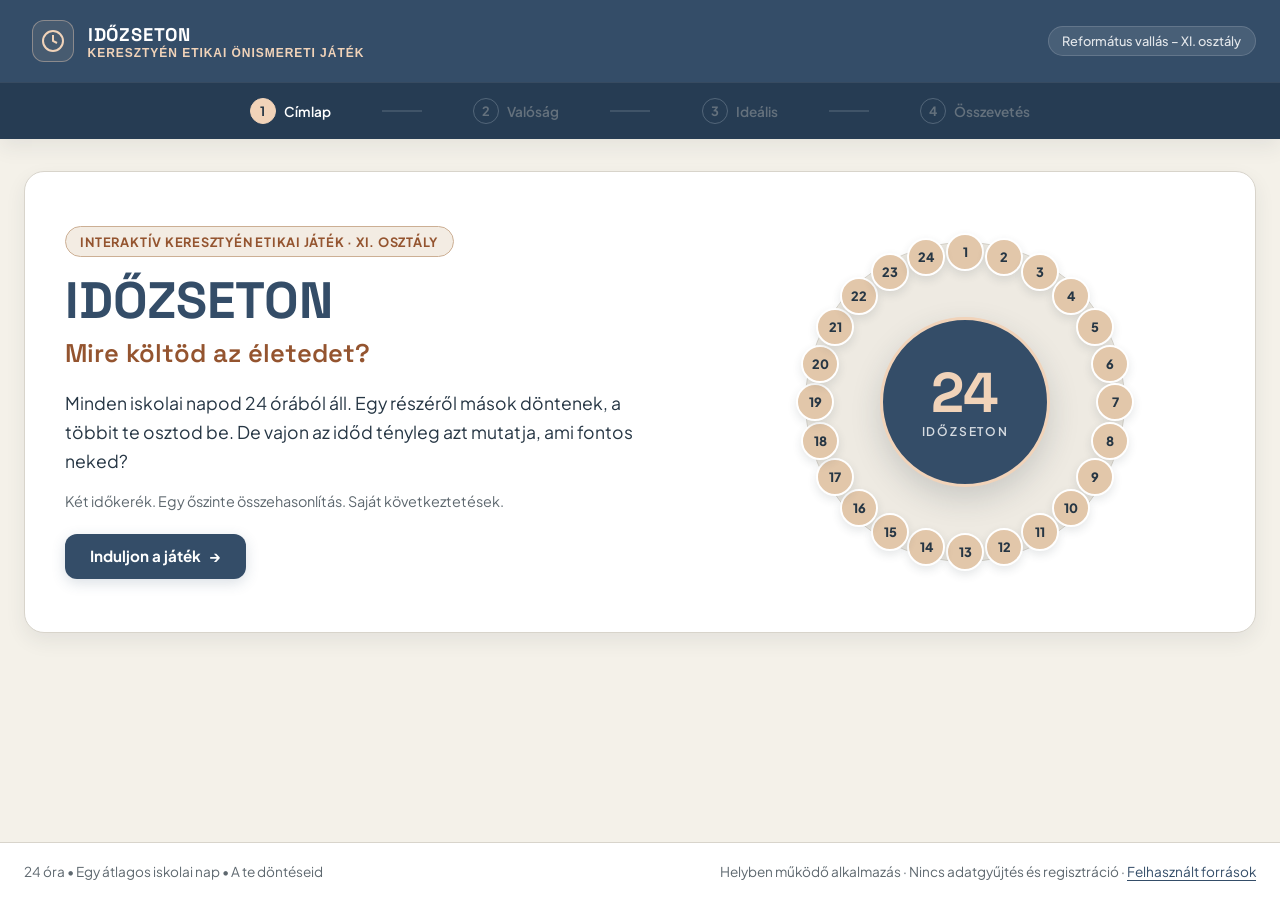
<file: index.html>
<!doctype html>
<html lang="hu">
<head>
  <meta charset="utf-8">
  <meta name="viewport" content="width=device-width, initial-scale=1">
  <meta name="theme-color" content="#344D68">
  <meta name="description" content="Időzseton – Interaktív keresztyén etikai önismereti játék, 24 órával és két időkerékkel XI. osztályos diákoknak.">
  <title>Időzseton – Mire költöd az életedet?</title>

  <!-- Google Fonts -->
  <link rel="preconnect" href="https://fonts.googleapis.com">
  <link rel="preconnect" href="https://fonts.gstatic.com" crossorigin>
  <link href="https://fonts.googleapis.com/css2?family=Plus+Jakarta+Sans:ital,wght@0,400;0,500;0,600;0,700;0,800;1,400&family=Space+Grotesk:wght@500;700&display=swap" rel="stylesheet">

  <!-- Application CSS -->
  <link rel="stylesheet" href="css/styles.css">
</head>
<body>
  <!-- Accessibility Skip Link -->
  <a href="#app" class="skip-link">Ugrás a fő tartalomhoz</a>

  <div class="app-container">
    <!-- Header -->
    <header class="app-header" role="banner">
      <div class="header-inner">
        <button class="logo-area" id="header-logo-btn" data-action="home" aria-label="Időzseton főoldal">
          <div class="logo-icon" aria-hidden="true">
            <svg width="24" height="24" viewBox="0 0 24 24" fill="none" stroke="currentColor" stroke-width="2">
              <circle cx="12" cy="12" r="10"/>
              <polyline points="12 6 12 12 16 14"/>
            </svg>
          </div>
          <div class="logo-text">
            <span class="app-title-header">IDŐZSETON</span>
            <span class="app-subtitle-header">Keresztyén Etikai Önismereti Játék</span>
          </div>
        </button>

        <div class="header-meta">
          <span class="subject-badge">Református vallás – XI. osztály</span>
        </div>
      </div>

      <!-- Steps Navigation -->
      <div class="step-bar-container">
        <nav class="steps-nav" id="steps-nav" aria-label="Játék lépések"></nav>
      </div>
    </header>

    <!-- Main Content Area -->
    <main id="app" class="app-main" aria-live="polite" tabindex="-1"></main>

    <!-- Footer -->
    <footer class="app-footer">
      <div class="footer-inner">
        <span>24 óra • Egy átlagos iskolai nap • A te döntéseid</span>
        <span>Helyben működő alkalmazás · Nincs adatgyűjtés és regisztráció · <a href="sources.html" target="_blank" rel="noopener">Felhasznált források</a></span>
      </div>
    </footer>
  </div>

  <script src="js/result-sheet.js"></script>
  <script src="js/pdf-export.js"></script>
  <script>
    'use strict';

    // 12 Functional Time Categories
    const CATEGORIES = [
      { id: 'school', name: 'Iskola / munkahely', group: 'red', color: '#344D68', symbol: 'I' },
      { id: 'travel', name: 'Utazás', group: 'red', color: '#A45D32', symbol: 'U' },
      { id: 'duty', name: 'Egyéb kötelesség', group: 'red', color: '#4C5F30', symbol: 'K' },
      { id: 'sleep', name: 'Alvás', group: 'green', color: '#795878', symbol: 'A' },
      { id: 'study', name: 'Tanulás', group: 'green', color: '#56748A', symbol: 'T' },
      { id: 'phone', name: 'Telefon / internet', group: 'green', color: '#834525', symbol: 'N' },
      { id: 'family', name: 'Család', group: 'green', color: '#687B42', symbol: 'C' },
      { id: 'friends', name: 'Barátok', group: 'green', color: '#53384F', symbol: 'B' },
      { id: 'sport', name: 'Sport / hobbi', group: 'green', color: '#263C53', symbol: 'S' },
      { id: 'faith', name: 'Hit / elcsendesedés', group: 'green', color: '#A66640', symbol: 'H' },
      { id: 'rest', name: 'Pihenés / szórakozás', group: 'green', color: '#806B31', symbol: 'P' },
      { id: 'other', name: 'Egyéb', group: 'green', color: '#8A6488', symbol: 'E' }
    ];

    const categoryMap = Object.fromEntries(CATEGORIES.map(x => [x.id, x]));

    // Global State
    const state = {
      page: 0,
      reached: 0,
      selected: 'school',
      unlockRed: false,
      real: Array.from({ length: 24 }, (_, id) => ({ id, cat: null, source: null, origin: null })),
      ideal: null,
      notice: '',
      commitment: ''
    };

    const $ = id => document.getElementById(id);

    function escapeHtml(str) {
      if (!str) return '';
      return String(str).replace(/[&<>"']/g, c => ({
        '&': '&amp;',
        '<': '&lt;',
        '>': '&gt;',
        '"': '&quot;',
        "'": '&#39;'
      }[c]));
    }

    const tokens = () => (state.page === 2 ? state.ideal : state.real);
    const count = (list, id) => list.filter(t => t.cat === id).length;
    const countFree = list => list.filter(t => !t.cat).length;

    // A comparison and its export are valid only when BOTH days contain 24 assigned hours.
    function hasCompleteDay(list) {
      return Array.isArray(list) && list.length === 24 &&
             Array.from(list).every(t => t && typeof t.cat === 'string' &&
               Object.prototype.hasOwnProperty.call(categoryMap, t.cat));
    }

    function hasCompleteDays() {
      return hasCompleteDay(state.real) && hasCompleteDay(state.ideal);
    }

    function requireCompleteDays() {
      if (hasCompleteDays()) return true;

      // If no ideal plan exists, the real-day step must be completed first.
      const needsRealStep = !hasCompleteDay(state.real) || !Array.isArray(state.ideal);
      state.page = needsRealStep ? 1 : 2;
      state.selected = needsRealStep ? 'school' : 'sleep';
      state.notice = 'Az összehasonlításhoz és a letöltéshez mindkét nap mind a 24 óráját ki kell osztanod.';
      render();
      window.scrollTo({ top: 0, behavior: 'smooth' });
      return false;
    }

    const stolen = list => list.filter(t => t.source === 'red' && t.cat && categoryMap[t.cat].group === 'green').length;

    function prepareIdeal() {
      state.ideal = state.real.map(t => ({
        id: t.id,
        cat: categoryMap[t.cat].group === 'red' ? t.cat : null,
        source: categoryMap[t.cat].group,
        origin: t.cat
      }));
      state.unlockRed = false;
      state.selected = 'sleep';
    }

    function invalidateIdeal() {
      if (state.page === 1 && state.ideal) {
        state.ideal = null;
        state.reached = 1;
      }
    }

    function addToken(id) {
      const cat = categoryMap[id];
      const list = tokens();
      if (!cat) return;

      if (state.page === 2 && cat.group === 'red' && !state.unlockRed) {
        state.notice = 'A piros idő alapból kötött. Előbb kapcsold be a módosítást.';
        render();
        return;
      }

      const free = list.filter(t => !t.cat);
      if (!free.length) {
        state.notice = 'Minden időzsetont kiosztottál. Ha módosítanál, előbb vegyél vissza egyet.';
        render();
        return;
      }

      let pick = state.page === 2 ? free.find(t => t.source === cat.group) || free[0] : free[0];
      pick.cat = id;
      invalidateIdeal();
      state.notice = '';
      render();
    }

    function removeToken(id, tokenId = null) {
      const cat = categoryMap[id];
      const list = tokens();
      if (!cat) return;

      if (state.page === 2 && cat.group === 'red' && !state.unlockRed) {
        state.notice = 'A piros idő rögzített. A módosításhoz előbb oldd fel.';
        render();
        return;
      }

      const matches = list.filter(t => t.cat === id);
      let pick = tokenId === null ? matches[matches.length - 1] : matches.find(t => t.id === tokenId);
      if (!pick) return;

      pick.cat = null;
      invalidateIdeal();
      state.notice = '';
      render();
    }

    function setPage(page) {
      if (page > state.reached) return;
      if (page === 3 && !requireCompleteDays()) return;
      state.page = page;
      state.selected = page === 2 ? 'sleep' : 'school';
      state.notice = '';
      render();
      window.scrollTo({ top: 0, behavior: 'smooth' });
    }

    function advance(page) {
      if (page === 3 && !requireCompleteDays()) return;
      state.reached = Math.max(state.reached, page);
      setPage(page);
    }

    function renderStepsNav() {
      const labels = ['Címlap', 'Valóság', 'Ideális', 'Összevetés'];
      const nav = $('steps-nav');
      if (!nav) return;

      nav.innerHTML = labels.map((label, i) => {
        const isActive = state.page === i;
        const isDone = i < state.reached;
        const isDisabled = i > state.reached || (i === 3 && !hasCompleteDays());
        return `
          ${i > 0 ? `<div class="step-divider ${i <= state.reached ? 'active' : ''}"></div>` : ''}
          <button class="step-item ${isActive ? 'active' : ''} ${isDone ? 'done' : ''}"
                  data-page="${i}"
                  ${isDisabled ? 'disabled' : ''}
                  aria-label="${i + 1}. lépés: ${label}"
                  ${isActive ? 'aria-current="step"' : ''}>
            <span class="step-badge">${i + 1}</span>
            <span class="step-label">${label}</span>
          </button>
        `;
      }).join('');
    }

    function arcPath(cx, cy, rIn, rOut, angleStart, angleEnd) {
      const p = (r, a) => ({
        x: cx + r * Math.cos(a * Math.PI / 180),
        y: cy + r * Math.sin(a * Math.PI / 180)
      });
      const a = p(rOut, angleStart);
      const b = p(rOut, angleEnd);
      const c = p(rIn, angleEnd);
      const d = p(rIn, angleStart);
      return `M ${a.x.toFixed(3)} ${a.y.toFixed(3)} A ${rOut} ${rOut} 0 0 1 ${b.x.toFixed(3)} ${b.y.toFixed(3)} L ${c.x.toFixed(3)} ${c.y.toFixed(3)} A ${rIn} ${rIn} 0 0 0 ${d.x.toFixed(3)} ${d.y.toFixed(3)} Z`;
    }

    function wheelSvg(list, description) {
      const ordered = [...CATEGORIES.flatMap(c => list.filter(t => t.cat === c.id)), ...list.filter(t => !t.cat)];
      let paths = ordered.map((t, i) => {
        let a = -90 + i * 15, b = a + 15;
        let isStolen = t.source === 'red' && t.cat && categoryMap[t.cat].group === 'green';
        let fill = t.cat ? categoryMap[t.cat].color : 'var(--color-empty-token)';
        let label = t.cat ? `${categoryMap[t.cat].name} – ${isStolen ? 'kötött időből átcsoportosítva' : '1 óra'}` : 'Még nincs kiosztva';
        return `
          <g class="wheel-slice ${t.cat ? 'group-' + categoryMap[t.cat].group : ''}">
            <title>${escapeHtml(label)}</title>
            <path class="wheel-segment" d="${arcPath(170, 170, 70, 148, a, b)}" fill="${fill}"/>
            ${t.cat && categoryMap[t.cat].group === 'red' ? `<path class="wheel-bound-mark" d="${arcPath(170, 170, 137, 146, a + 1.2, b - 1.2)}"/>` : ''}
            ${isStolen ? `<path class="wheel-stolen-mark" d="${arcPath(170, 170, 133, 146, a + 1.2, b - 1.2)}"/>` : ''}
            <text class="wheel-hour ${t.cat ? 'assigned' : ''}"
                  x="${(170 + (t.cat ? 88 : 109) * Math.cos((a + b) / 2 * Math.PI / 180)).toFixed(2)}"
                  y="${(173 + (t.cat ? 88 : 109) * Math.sin((a + b) / 2 * Math.PI / 180)).toFixed(2)}"
                  text-anchor="middle">${i + 1}</text>
            ${t.cat ? `<text class="wheel-letter" aria-hidden="true"
                  x="${(170 + 116 * Math.cos((a + b) / 2 * Math.PI / 180)).toFixed(2)}"
                  y="${(174 + 116 * Math.sin((a + b) / 2 * Math.PI / 180)).toFixed(2)}"
                  text-anchor="middle">${categoryMap[t.cat].symbol}</text>` : ''}
          </g>
        `;
      }).join('');
      let used = 24 - countFree(list);
      return `
        <svg viewBox="0 0 340 340" role="img" aria-label="${escapeHtml(description)}. ${used} a 24 órából kiosztva.">
          <circle cx="170" cy="170" r="153" fill="none" stroke="var(--color-border)" stroke-width="1"/>
          ${paths}
          <circle cx="170" cy="170" r="66" fill="var(--color-header-bg)" stroke="var(--color-header-sub)" stroke-width="2"/>
          <text x="170" y="164" text-anchor="middle" font-family="'Space Grotesk', sans-serif" font-size="46" font-weight="700" fill="var(--color-header-sub)">24</text>
          <text x="170" y="188" text-anchor="middle" font-size="11" letter-spacing="2" font-weight="700" fill="#FFFFFF">ÓRA</text>
        </svg>
      `;
    }

    function introCoins() {
      return Array.from({ length: 24 }, (_, i) => {
        const a = (i * 15 - 90) * Math.PI / 180;
        const x = Math.cos(a) * 150;
        const y = Math.sin(a) * 150;
        return `<div class="hero-orbit-coin" style="--x:${x.toFixed(2)}px;--y:${y.toFixed(2)}px">${i + 1}</div>`;
      }).join('');
    }

    function renderIntro() {
      return `
        <section class="hero-card">
          <div class="hero-text-content">
            <span class="hero-badge">Interaktív keresztyén etikai játék · XI. osztály</span>
            <h1 class="hero-title">IDŐZSETON</h1>
            <h2 class="hero-subtitle">Mire költöd az életedet?</h2>
            <p class="hero-lead">Minden iskolai napod 24 órából áll. Egy részéről mások döntenek, a többit te osztod be. De vajon az időd tényleg azt mutatja, ami fontos neked?</p>
            <p class="hero-subtext">Két időkerék. Egy őszinte összehasonlítás. Saját következtetések.</p>
            <div class="actions-row">
              <button class="btn btn-primary" data-action="start">
                Induljon a játék <span aria-hidden="true">→</span>
              </button>
            </div>
          </div>
          <div class="hero-visual-container">
            <div class="hero-halo"></div>
            ${introCoins()}
            <div class="hero-center-badge">
              <span class="num">24</span>
              <span class="lbl">Időzseton</span>
            </div>
          </div>
        </section>
      `;
    }

    function categoryRow(c, list) {
      let n = count(list, c.id);
      let locked = state.page === 2 && c.group === 'red' && !state.unlockRed;
      return `
        <div class="cat-card ${state.selected === c.id ? 'selected' : ''} ${locked ? 'locked' : ''}">
          <button class="cat-select-btn" data-select="${c.id}" aria-pressed="${state.selected === c.id}" title="${escapeHtml(c.name)} kiválasztása">
            <span class="cat-swatch group-${c.group}" style="--color:${c.color}" aria-hidden="true">${c.symbol}</span>
            <span class="cat-name-text">${escapeHtml(c.name)}</span>
          </button>
          <div class="cat-controls">
            <button class="btn-counter" data-dec="${c.id}" ${locked || n === 0 ? 'disabled' : ''} aria-label="${escapeHtml(c.name)}: egy óra elvétele">−</button>
            <span class="counter-num">${n}</span>
            <button class="btn-counter" data-inc="${c.id}" ${locked || countFree(list) === 0 ? 'disabled' : ''} aria-label="${escapeHtml(c.name)}: egy óra hozzáadása">+</button>
          </div>
        </div>
      `;
    }

    function coinGrid(list) {
      return list.map((t, i) => {
        let cat = t.cat ? categoryMap[t.cat] : null;
        let ss = t.source === 'red' && cat && cat.group === 'green';
        let locked = state.page === 2 && cat && cat.group === 'red' && !state.unlockRed;
        return `
          <button class="coin-btn ${cat ? 'assigned group-' + cat.group : ''} ${ss ? 'stolen' : ''} ${locked ? 'locked' : ''}"
                  data-token="${i}"
                  style="--c:${cat ? cat.color : 'var(--color-empty-token)'}"
                  title="${cat ? escapeHtml(cat.name) + (ss ? ' – kötött időből' : '') : 'Szabad időzseton – add a kiválasztott kategóriához'}"
                  aria-label="${i + 1}. zseton: ${cat ? escapeHtml(cat.name) : 'szabad'}${ss ? ', eredetileg kötött idő' : ''}">
            ${cat ? cat.symbol : i + 1}
          </button>
        `;
      }).join('');
    }

    function legend(list) {
      return CATEGORIES.filter(c => count(list, c.id) > 0).map(c => `
        <div class="legend-row">
          <span class="legend-left">
            <span class="cat-swatch group-${c.group}" style="--color:${c.color}" aria-hidden="true">${c.symbol}</span>
            ${escapeHtml(c.name)}
          </span>
          <strong>${count(list, c.id)} ó</strong>
        </div>
      `).join('');
    }

    function renderWorkbench() {
      let ideal = state.page === 2;
      let list = tokens();
      let free = countFree(list);
      let used = 24 - free;
      let st = ideal ? stolen(list) : 0;

      const title = ideal ? 'Az én ideális iskolai napom' : 'A valóság – így telik egy iskolai napom';
      const subtitle = ideal
        ? 'A piros, kötött időt áthoztuk a valós napodból. A zöld időt szabadon újratervezheted; szükség esetén a piros is feloldható.'
        : 'Gondolj egy átlagos tanítási napra! Nem hétvégére vagy szünetre. Előbb a kötött időt, majd a többi órát oszd be a valós szokásaid szerint.';

      let lockBox = ideal ? `
        <div class="lockbar-card">
          <div>
            <strong>🔒 Kötött idő átvéve</strong>
            <p>A piros zsetonok alapból rögzítve vannak, de módosíthatók.</p>
          </div>
          <label class="toggle-switch">
            <input id="unlock" type="checkbox" ${state.unlockRed ? 'checked' : ''}> Feloldom
          </label>
        </div>
        ${state.unlockRed ? `
          <div class="pastel-card warning">
            <div class="eyebrow-mini">Módszertani jelzés</div>
            <p>A pirosból a zöld kategóriákba kerülő zsetonokat a játék „lopott időként” külön jelöli. A „lopott idő” a játék szemléltető elnevezése; nem automatikus erkölcsi ítélet.</p>
          </div>
        ` : ''}
      ` : '';

      let notice = state.notice ? `
        <div class="pastel-card warning" role="status">
          <p>${escapeHtml(state.notice)}</p>
        </div>
      ` : '';

      return `
        <section>
          <div class="screen-header">
            <div>
              <div class="screen-eyebrow">${ideal ? 'Második időkerék' : 'Első időkerék'}</div>
              <h1 class="screen-title">${title}</h1>
              <p class="screen-subtitle">${subtitle}</p>
            </div>
            <div class="stage-badge">${ideal ? 'Újratervezés' : 'Valóság'} · 24 óra</div>
          </div>

          <div class="workbench-grid">
            <div class="panel-card">
              <h2 class="panel-title">Oszd ki a zsetonokat!</h2>
              <p class="panel-desc">Válassz kategóriát, majd nyomj + jelet vagy egy szabad zsetont.</p>

              <div class="budget-box ${free === 0 ? 'complete' : 'warning'}">
                <span class="budget-num">${free}</span>
                <div class="budget-info">
                  <strong>${free === 0 ? 'Minden óra a helyére került' : 'Még kiosztható zseton'}</strong>
                  <span>${used}/24 zseton kiosztva · minden zseton egy óra</span>
                </div>
              </div>

              ${lockBox}

              <div class="cat-group-label red-group">
                <span>🔴 Piros · Kötött idő</span>
              </div>
              <div class="category-grid">
                ${CATEGORIES.filter(c => c.group === 'red').map(c => categoryRow(c, list)).join('')}
              </div>

              <div class="cat-group-label green-group">
                <span>🟢 Zöld · Beosztható idő</span>
              </div>
              <div class="category-grid">
                ${CATEGORIES.filter(c => c.group === 'green').map(c => categoryRow(c, list)).join('')}
              </div>

              <p class="source-citation" style="margin-top:1rem;">A zöld szín nem azt jelenti, hogy a tevékenység elhagyható: az alvás például alapvető szükséglet. A szín azt mutatja, mekkora mozgástered van az időtartam megválasztásában.</p>

              ${notice}

              <div class="actions-row">
                <button class="btn btn-secondary" data-action="back">← Vissza</button>
                <button class="btn btn-primary" data-action="finish" ${free ? 'disabled' : ''}>
                  ${ideal ? 'Kérek összehasonlítást' : 'Elkészült az időkerékem'} <span aria-hidden="true">→</span>
                </button>
              </div>
            </div>

            <aside class="panel-card sticky-panel">
              <div class="screen-eyebrow">${ideal ? 'Ideális időkerék' : 'Valós időkerék'}</div>
              <h2 class="panel-title">24 szelet · 24 óra</h2>
              <div class="wheel-holder">
                ${wheelSvg(list, ideal ? 'Ideális időkerék' : 'Valós időkerék')}
              </div>
              <p style="text-align:center; font-size:0.85rem; color:var(--color-text-muted);">
                ${free ? `${free} üres szelet vár még egy zsetonra` : 'Készen van a 24 szeletes időkerék!'}
              </p>

              <div class="cat-group-label" style="border:none; margin-top:1rem;">A 24 zsetonod</div>
              <p style="font-size:0.8rem; color:var(--color-text-muted); margin-bottom:0.5rem;">Kattints egy arany zsetonra: a kijelölt kategóriába kerül. A kitöltöttekre kattintva visszaveheted őket.</p>
              <div class="coin-grid">${coinGrid(list)}</div>

              ${ideal && st ? `
                <div class="pastel-card warning" style="margin-top:0.85rem;">
                  <strong>${st} „lopott” zseton</strong>
                  <p style="font-size:0.82rem; margin-top:0.2rem;">Ennyi eredetileg piros órát osztottál át zöld tevékenységre. Ezeket piros szegély jelöli.</p>
                </div>
              ` : ''}

              <div class="cat-group-label" style="border:none; margin-top:1rem;">Jelmagyarázat</div>
              <div class="legend-grid">
                ${legend(list) || '<p class="source-citation">Még nincs kiosztott idő.</p>'}
              </div>
              <div class="source-citation group-key" style="margin-top:0.85rem; border-top:1px solid var(--color-border); padding-top:0.5rem;">
                <span><i class="group-key-mark bound" aria-hidden="true"></i>Piros = kötött idő</span> ·
                <span><i class="group-key-mark free" aria-hidden="true"></i>Zöld = beosztható idő</span> ·
                <span><i class="group-key-mark transferred" aria-hidden="true"></i>Piros szegélyű zöld = kötött időből átcsoportosítva.</span>
              </div>
            </aside>
          </div>
        </section>
      `;
    }

    function diffText(d) {
      return d > 0 ? `+${d} ó` : d < 0 ? `${d} ó` : '–';
    }

    function comparisonRows() {
      return CATEGORIES.map(c => {
        let a = count(state.real, c.id);
        let b = count(state.ideal, c.id);
        let delta = b - a;
        return `
          <div class="comparison-row">
            <div class="comp-name">
              <span class="cat-swatch group-${c.group}" style="--color:${c.color}" aria-hidden="true">${c.symbol}</span>
              ${escapeHtml(c.name)}
            </div>
            <div class="comp-bars">
              <div class="bar-track-row">
                <span>Most</span>
                <div class="bar-track-bg">
                  <div class="bar-fill-elem" style="width:${100 * a / 12}%; --c:${c.color}"></div>
                </div>
              </div>
              <div class="bar-track-row">
                <span>Terv</span>
                <div class="bar-track-bg">
                  <div class="bar-fill-elem ideal-fill" style="width:${100 * b / 12}%; --c:${c.color}"></div>
                </div>
              </div>
            </div>
            <div class="comp-delta ${delta > 0 ? 'plus' : delta < 0 ? 'minus' : ''}">${diffText(delta)}</div>
          </div>
        `;
      }).join('');
    }

    // Exact biblical and ethical reflections from main branch index.html
    function getInsights() {
      const real = state.real, ideal = state.ideal, items = [];
      const d = id => count(ideal, id) - count(real, id);
      const st = stolen(ideal);

      if (st > 0) {
        items.push({
          type: 'guidance',
          tag: 'Szabadság és felelősség',
          title: `${st} kötött órát más célra fordítanál`,
          verse: 'Ef 5,15–16 · 1Kor 10,23–24',
          body: 'Ezek a zsetonok a valóságban kötelezettséghez tartoztak. Az átcsoportosítás oka számít: egy valóban megváltozott helyzet nem ugyanaz, mint egy vállalt feladat elkerülése. Kit érintene a döntésed, és milyen következményekkel járhatna?',
          question: 'Ha ezt a változtatást holnap megtennéd, kivel kellene előbb egyeztetned?',
          source: 'XI. református tanterv, 10. és 18. PDF-old.; Napjaink etikai kihívásai, 18–19. o.'
        });
      }

      if (d('sleep') > 0) {
        items.push({
          type: 'verse',
          tag: 'Pihenés és feltöltődés',
          title: `${d('sleep')} órával több alvást tervezel`,
          verse: '2Móz 20,8–11 · Mk 2,27',
          body: 'Az alvást a tankönyv a passzív rekreáció példájaként említi. A munka és a pihenés egészséges váltakozása fontos; a pihenés nem pusztán a megmaradó idő kitöltése.',
          question: 'Melyik jelenlegi elfoglaltságodból tudnád ezt az időt reálisan felszabadítani?',
          source: 'Napjaink etikai kihívásai, 15. és 17–18. o.'
        });
      } else if (d('sleep') < 0) {
        items.push({
          type: 'verse',
          tag: 'A pihenés helye',
          title: `${Math.abs(d('sleep'))} órával kevesebb alvást tervezel`,
          verse: '2Móz 20,8–11 · Mk 2,27',
          body: 'Az alvás idejét szabadabban osztod be, de a pihenés alapvető emberi szükséglet. A tankönyv hangsúlyozza, hogy a tartós pihenéshiány kimerüléshez vezethet. A játék nem szab meg „helyes” alvásóraszámot.',
          question: 'A felszabadított idő nyeresége arányban állhat azzal, amit a pihenésből elveszel?',
          source: 'Napjaink etikai kihívásai, 15., 17–18. o.'
        });
      }

      if (d('phone') !== 0) {
        items.push({
          type: 'reflection',
          tag: 'Digitális szokások és önuralom',
          title: d('phone') < 0 ? `${Math.abs(d('phone'))} órával kevesebb képernyőidőt választanál` : `${d('phone')} órával több képernyőidőt választanál`,
          verse: '1Kor 6,12',
          body: 'A digitális eszközök tanulásra, kapcsolattartásra és szórakozásra is szolgálnak. A hosszú képernyőidő önmagában nem bizonyít függőséget; a cél, a következmények és az önkontroll a lényeg. A „Csak még öt perc!” történet azt mutatja meg, hogyan szoríthatja háttérbe a késő esti görgetés az alvást.',
          question: 'Te választod meg, mikor fejezed be, vagy nehéz abbahagyni?',
          source: 'Keresztyén etika a digitális világban – LIVRESQ-forrásanyag, 2–3. PDF-old.; Digitális Lelkiismeret, 33–37. PDF-old.'
        });
      }

      if (d('family') !== 0 || d('friends') !== 0) {
        items.push({
          type: 'verse',
          tag: 'Kapcsolatok és felebaráti felelősség',
          title: (d('family') + d('friends')) > 0 ? 'Több időt szánnál a kapcsolataidra' : 'A kapcsolatokra szánt idődet is átrendeznéd',
          verse: '1Kor 10,23–24 · Mt 22,39',
          body: 'A keresztyén szabadság nemcsak azt vizsgálja, nekem mi jó, hanem a másik ember javát is. A tankönyv a stabil emberi kapcsolatokat az egészséges életmód részeként említi. Az óraszám önmagában nem mutatja meg egy kapcsolat minőségét.',
          question: 'Ki az, akire szeretnél tudatosabban figyelni a következő iskolai napon?',
          source: 'Napjaink etikai kihívásai, 19. o.; XI. református tanterv, 17–18. PDF-old.'
        });
      }

      if (d('rest') !== 0 || d('sport') !== 0) {
        items.push({
          type: 'guidance',
          tag: 'Rekreáció és kiegyensúlyozottság',
          title: 'Más arányban osztanád be a kikapcsolódást',
          verse: '2Móz 20,8–11 · Mk 2,27',
          body: 'A rekreációnak több formája van: mozgás, játék, művelődés, kikapcsolódás és nyugalom. A tankönyv szerint az a fontos, hogy valóban feltöltsön, és ne ártson neked vagy másoknak.',
          question: 'Az általad választott időtöltés után inkább feltöltődsz, vagy még fáradtabbnak érzed magad?',
          source: 'Napjaink etikai kihívásai, 14–19. o.; Napjaink etikai kihívásai – Tanári segédanyag, 6. PDF-old.'
        });
      }

      if (d('study') !== 0) {
        items.push({
          type: 'verse',
          tag: 'Tanulás és a tevékenységek egyensúlya',
          title: d('study') > 0 ? `${d('study')} órával több tanulást tervezel` : `${Math.abs(d('study'))} órával kevesebb tanulást tervezel`,
          verse: 'Ef 5,15–16 · Kol 3,17',
          body: 'A munka és a tanulás nem pusztán kényszer; ugyanakkor a túlzott teljesítményre törekvés a pihenés rovására mehet. A tanári segédanyag külön hangsúlyozza a munka és szabadidő egyensúlyát.',
          question: 'Mi segítene abban, hogy a feladataidra és a pihenésre is jusson hely?',
          source: 'Napjaink etikai kihívásai – Tanári segédanyag, 6–7. PDF-old.; XI. református tanterv, 18. PDF-old.'
        });
      }

      if (d('faith') !== 0) {
        items.push({
          type: 'verse',
          tag: 'Hit és elcsendesedés',
          title: d('faith') > 0 ? 'Több időt hagynál a hitnek és az elcsendesedésnek' : 'Átgondolnád az elcsendesedés helyét',
          verse: 'Zsolt 23 · Zsolt 25 · Ef 5,15–16',
          body: 'A XI. osztályos tanterv az Istenben való megpihenést és a döntésekhez kért vezetést is megjeleníti. Az időkerék a ráfordított órákat mutatja, de önmagában nem alkalmas a hit vagy az Istennel való kapcsolat értékelésére.',
          question: 'Hogyan lehetne az imádság vagy a csend a mindennapi döntéseid része?',
          source: 'XI. református tanterv, 10. és 17–18. PDF-old.'
        });
      }

      if (d('other') !== 0) {
        items.push({
          type: 'reflection',
          tag: 'Ami nem fér bele a kategóriákba',
          title: 'Az „egyéb” időd is változna',
          verse: 'Ef 5,15–16',
          body: 'Az időkerék nem tudja helyetted megmondani, mi tartozik az „egyéb” kategóriába. Az életkörülmények és a családi elvárások sokfélék; ugyanannyi óra két embernél egészen mást jelenthet.',
          question: 'Mi található valójában az „egyéb” óráid mögött?',
          source: 'Napjaink etikai kihívásai, 15. o.; Tanári segédanyag, 8. PDF-old.'
        });
      }

      if (!items.length) {
        items.push({
          type: 'guidance',
          tag: 'Önismeret és felelős döntés',
          title: 'A két napodban nincs nagy változás',
          verse: 'Ef 5,15–16 · 1Kor 6,12',
          body: 'A két időkerék önmagában nem ad erkölcsi osztályzatot. A tanári segédanyag arra hív, hogy a tevékenységeinket összefüggéseikben nézzük, és ne egy szabálylistából induljunk ki.',
          question: 'Mi az az egy szokásod, amelyet most is szívesen megtartanál, és miért?',
          source: 'Napjaink etikai kihívásai – Tanári segédanyag, 6–9. PDF-old.'
        });
      }

      return items;
    }

    function renderInsightsCards() {
      const items = getInsights();
      const card = x => `
        <article class="pastel-card ${x.type || 'guidance'}">
          <div class="eyebrow-mini">${escapeHtml(x.tag)}</div>
          <h3>${escapeHtml(x.title)}</h3>
          <span class="scripture-tag">Bibliai iránytű: ${escapeHtml(x.verse)}</span>
          <p>${escapeHtml(x.body)}</p>
          <div class="reflection-question"><strong>Kérdés:</strong> ${escapeHtml(x.question)}</div>
          <div class="source-citation"><strong>Forrás:</strong> ${escapeHtml(x.source)}</div>
        </article>
      `;

      const first = items.slice(0, 3).map(card).join('');
      const rest = items.slice(3);
      return first + (rest.length ? `
        <details class="details-accordion">
          <summary>További ${rest.length} személyes felismerés és forrás</summary>
          ${rest.map(card).join('')}
        </details>
      ` : '');
    }

    function renderResults() {
      let diff = CATEGORIES.filter(c => count(state.real, c.id) !== count(state.ideal, c.id)).length;
      let st = stolen(state.ideal);
      let gains = CATEGORIES.filter(c => count(state.ideal, c.id) > count(state.real, c.id))
                            .reduce((sum, c) => sum + count(state.ideal, c.id) - count(state.real, c.id), 0);

      return `
        <section>
          <div class="screen-header">
            <div>
              <div class="screen-eyebrow">Negyedik képernyő · Önreflexió</div>
              <h1 class="screen-title">Mit mutat a két napod?</h1>
              <p class="screen-subtitle">Itt nem jegyet kapsz. Az időkerék nem minősít téged: azt segít megérteni, hol van valódi mozgástered és milyen következményei lehetnek a döntéseidnek.</p>
            </div>
            <div class="stage-badge">Összehasonlítás</div>
          </div>

          <div class="panel-card" style="margin-bottom: 1.5rem;">
            <div class="wheels-comparison-container">
              <div class="wheel-card-box">
                <h3>A valós iskolai napom</h3>
                <div class="wheel-holder">${wheelSvg(state.real, 'Valós iskolai nap')}</div>
              </div>
              <div class="wheel-card-box">
                <h3>Az én ideális iskolai napom</h3>
                <div class="wheel-holder">${wheelSvg(state.ideal, 'Ideális iskolai nap')}</div>
              </div>
            </div>

            <div class="summary-stats-grid">
              <div class="stat-card">
                <span class="num">${diff}</span>
                <span class="label">módosult kategória</span>
              </div>
              <div class="stat-card">
                <span class="num">${gains}</span>
                <span class="label">átcsoportosított óra</span>
              </div>
              <div class="stat-card">
                <span class="num">${st}</span>
                <span class="label">átcsoportosított kötött idő</span>
              </div>
            </div>
          </div>

          <div class="results-grid">
            <div>
              <div class="panel-card">
                <h2 class="panel-title">Óráról órára</h2>
                <p class="panel-desc">A valós és a tervezett nap különbsége kategóriánként.</p>

                <div class="comparison-list">
                  ${comparisonRows()}
                </div>

                <div class="pastel-card ${st ? 'warning' : 'good'}" style="margin-top:1.25rem;">
                  ${st ? `
                    <strong>${st} kötött órát áthelyeztél.</strong>
                    <p>A változtatás eredetét külön jeleztük, mert nem mindegy, milyen kötelezettség rovására történik a pihenés vagy a szórakozás.</p>
                  ` : `
                    <strong>Nem vettél el időt a piros kötelezettségeidből.</strong>
                    <p>A változtatásaid a szabadabban beosztható időn belül maradtak.</p>
                  `}
                </div>
              </div>

              <div class="panel-card commitment-box">
                <h2 class="panel-title">A saját döntésem</h2>
                <p class="panel-desc">Nem muszáj egyetlen zsetont áthelyezned: annyi órát tervezhetsz át, amennyit reálisnak tartasz. Írd le, mit és hogyan szeretnél megváltoztatni!</p>

                <label for="commitment">Mit próbálsz ki a következő iskolai napon?</label>
                <textarea id="commitment" placeholder="Például: Kevesebbet görgetek este, és korábban lefekszem.">${escapeHtml(state.commitment)}</textarea>

                <div class="export-actions" aria-label="Eredménylap letöltése">
                  <button class="btn btn-primary" data-action="download-png" data-export-format="png">Eredménylap letöltése képként (PNG)</button>
                  <div class="export-secondary-actions">
                    <button class="btn btn-secondary" data-action="download-pdf" data-export-format="pdf">PDF letöltése</button>
                    <button class="btn btn-secondary" data-action="download" data-export-format="txt">Részletes szöveges eredmény (TXT)</button>
                  </div>
                  <p id="export-status" class="export-status" role="status" aria-live="polite"></p>
                </div>
                <div class="actions-row">
                  <button class="btn btn-secondary" data-action="back">← Ideális nap módosítása</button>
                  <button class="btn btn-warning btn-sm" data-action="reset">Újrakezdés</button>
                </div>
                <p class="source-citation" style="margin-top:0.75rem;">A letöltés helyben készül. Az adataidat a weboldal nem küldi el sehova.</p>
              </div>
            </div>

            <aside class="panel-card">
              <div class="screen-eyebrow">Személyes felismerések</div>
              <h2 class="panel-title">Bibliai iránytű</h2>
              <p class="panel-desc">A visszajelzések a két időbeosztás eltéréseire épülnek. A bibliaszövegeket a feltöltött források hivatkozásai alapján jelöljük; nincsenek erkölcsi ponthatárok.</p>

              <div>
                ${renderInsightsCards()}
              </div>

              <div class="pastel-card verse" style="margin-top: 1rem;">
                <div class="eyebrow-mini">Igei útravaló</div>
                <p><strong>Az idő bölcs és felelős felhasználása</strong></p>
                <div class="scripture-tag">Ef 5,15–16 · XI. osztályos tantervi igehely</div>
              </div>
            </aside>
          </div>
        </section>
      `;
    }

    function render() {
      // Defensive check: never render a stale result if the token allocation changed.
      if (state.page === 3 && !hasCompleteDays()) {
        requireCompleteDays();
        return;
      }
      renderStepsNav();
      const app = $('app');
      if (!app) return;
      app.innerHTML = state.page === 0 ? renderIntro() : state.page === 3 ? renderResults() : renderWorkbench();
    }

    // One detached snapshot feeds every export; live allocations are never changed.
    function createResultSnapshot() {
      const commitment = $('commitment');
      if (commitment) state.commitment = commitment.value;
      const copyTokens = list => Object.freeze(list.map(t => Object.freeze({ ...t })));
      return Object.freeze({
        categories: Object.freeze(CATEGORIES.map(c => Object.freeze({
          ...c, real: count(state.real, c.id), ideal: count(state.ideal, c.id),
          delta: count(state.ideal, c.id) - count(state.real, c.id)
        }))),
        realTokens: copyTokens(state.real),
        idealTokens: copyTokens(state.ideal),
        commitment: state.commitment,
        insights: Object.freeze(getInsights().map(it => Object.freeze({ ...it })))
      });
    }

    function resultText(snapshot = createResultSnapshot()) {
      let a = [
        'IDŐZSETON – Mire költöd az életedet?',
        'Egy átlagos iskolai nap – személyes összehasonlítás',
        '',
        'Kategória | Valóság | Ideális | Eltérés'
      ];
      for (let c of snapshot.categories) {
        let r = c.real;
        let i = c.ideal;
        a.push(`${c.name} | ${r} ó | ${i} ó | ${i - r >= 0 ? '+' : ''}${i - r} ó`);
      }
      a.push('', 'Kötött időből átcsoportosítva: ' + stolen(snapshot.idealTokens) + ' óra', '', 'Forrásalapú reflexiók:');
      for (const it of snapshot.insights) {
        a.push('', it.title, 'Igehely: ' + it.verse, it.body, 'Önreflexió: ' + it.question);
      }
      a.push('', 'Személyes vállalás:', snapshot.commitment.trim() || '(nincs megadva)', '', 'A két időkerék nem erkölcsi osztályzat.');
      return a.join('\n');
    }

    function downloadBlob(blob, filename) {
      const url = URL.createObjectURL(blob);
      const a = document.createElement('a');
      a.href = url;
      a.download = filename;
      try {
        a.click();
      } finally {
        setTimeout(() => URL.revokeObjectURL(url), 30000);
      }
    }

    let exportInProgress = false;

    function setExportStatus(message, failed = false) {
      const status = $('export-status');
      if (!status) return;
      status.textContent = message;
      status.className = 'export-status' + (failed ? ' export-error' : '');
    }

    function setExportBusy(busy) {
      document.querySelectorAll('[data-export-format]').forEach(button => {
        button.disabled = busy;
      });
      const status = $('export-status');
      if (status) status.setAttribute('aria-busy', String(busy));
    }

    function downloadText() {
      if (!requireCompleteDays() || exportInProgress) return;
      try {
        const snapshot = createResultSnapshot();
        const blob = new Blob(['\ufeff' + resultText(snapshot)], { type: 'text/plain;charset=utf-8' });
        downloadBlob(blob, 'idozseton-szemelyes-eredmeny.txt');
        setExportStatus('A részletes szöveges eredmény letöltése elkészült.');
      } catch (error) {
        setExportStatus('Nem sikerült elkészíteni a szöveges eredményt. Kérjük, próbáld újra.', true);
      }
    }

    async function downloadVisual(format) {
      if (!requireCompleteDays() || exportInProgress) return;
      let pages = [];
      try {
        exportInProgress = true;
        setExportBusy(true);
        setExportStatus('Az eredménylap készül…');
        const snapshot = createResultSnapshot();
        if (!window.ResultSheet || (format === 'pdf' && !window.PDFExport)) {
          throw new Error('Az exportáláshoz szükséges fájl nem töltődött be. Frissítsd az oldalt, vagy válaszd a TXT-formátumot.');
        }
        pages = await window.ResultSheet.renderPages(snapshot);
        const blob = format === 'png'
          ? await window.ResultSheet.toPNG(pages)
          : await window.PDFExport.fromCanvases(pages);
        // Navigation may have changed the live plan during rendering.
        if (!requireCompleteDays()) return;
        downloadBlob(blob, 'Idozseton_szemelyes_eredmeny.' + format);
        setExportStatus('Az eredménylap letöltése elkészült (' + format.toUpperCase() + ').');
      } catch (error) {
        setExportStatus('Nem sikerült elkészíteni az eredménylapot. ' + (error.message || 'Próbáld újra, vagy válaszd a TXT-formátumot.'), true);
      } finally {
        pages.forEach(canvas => { canvas.width = 0; canvas.height = 0; });
        exportInProgress = false;
        setExportBusy(false);
      }
    }

    document.addEventListener('click', event => {
      const btn = event.target.closest('[data-action],[data-inc],[data-dec],[data-token],[data-select],[data-page]');
      if (!btn) return;

      if (btn.dataset.page !== undefined) {
        setPage(Number(btn.dataset.page));
        return;
      }
      if (btn.dataset.select) {
        state.selected = btn.dataset.select;
        state.notice = '';
        render();
        return;
      }
      if (btn.dataset.inc) {
        addToken(btn.dataset.inc);
        return;
      }
      if (btn.dataset.dec) {
        removeToken(btn.dataset.dec);
        return;
      }
      if (btn.dataset.token !== undefined) {
        let t = tokens()[Number(btn.dataset.token)];
        if (!t) return;
        if (t.cat) removeToken(t.cat, t.id);
        else addToken(state.selected);
        return;
      }

      switch (btn.dataset.action) {
        case 'home':
          setPage(0);
          break;
        case 'start':
          advance(1);
          break;
        case 'back':
          setPage(state.page - 1);
          break;
        case 'finish':
          if (countFree(tokens())) {
            state.notice = 'Előbb oszd ki mind a 24 zsetont.';
            render();
            return;
          }
          if (state.page === 1) {
            prepareIdeal();
            advance(2);
          } else if (state.page === 2) {
            advance(3);
          }
          break;
        case 'download':
          downloadText();
          break;
        case 'download-png':
          downloadVisual('png');
          break;
        case 'download-pdf':
          downloadVisual('pdf');
          break;
        case 'reset':
          if (confirm('Újrakezded a játékot? A jelenlegi zsetonbeosztások elvesznek.')) {
            state.page = 0;
            state.reached = 0;
            state.selected = 'school';
            state.unlockRed = false;
            state.notice = '';
            state.commitment = '';
            state.ideal = null;
            state.real = Array.from({ length: 24 }, (_, id) => ({ id, cat: null, source: null, origin: null }));
            render();
            window.scrollTo(0, 0);
          }
          break;
      }
    });

    document.addEventListener('change', event => {
      if (event.target.id === 'unlock') {
        state.unlockRed = event.target.checked;
        state.notice = '';
        render();
      }
    });

    document.addEventListener('input', event => {
      if (event.target.id === 'commitment') {
        state.commitment = event.target.value;
      }
    });

    // Initialize
    render();
  </script>
</body>
</html>
</file>
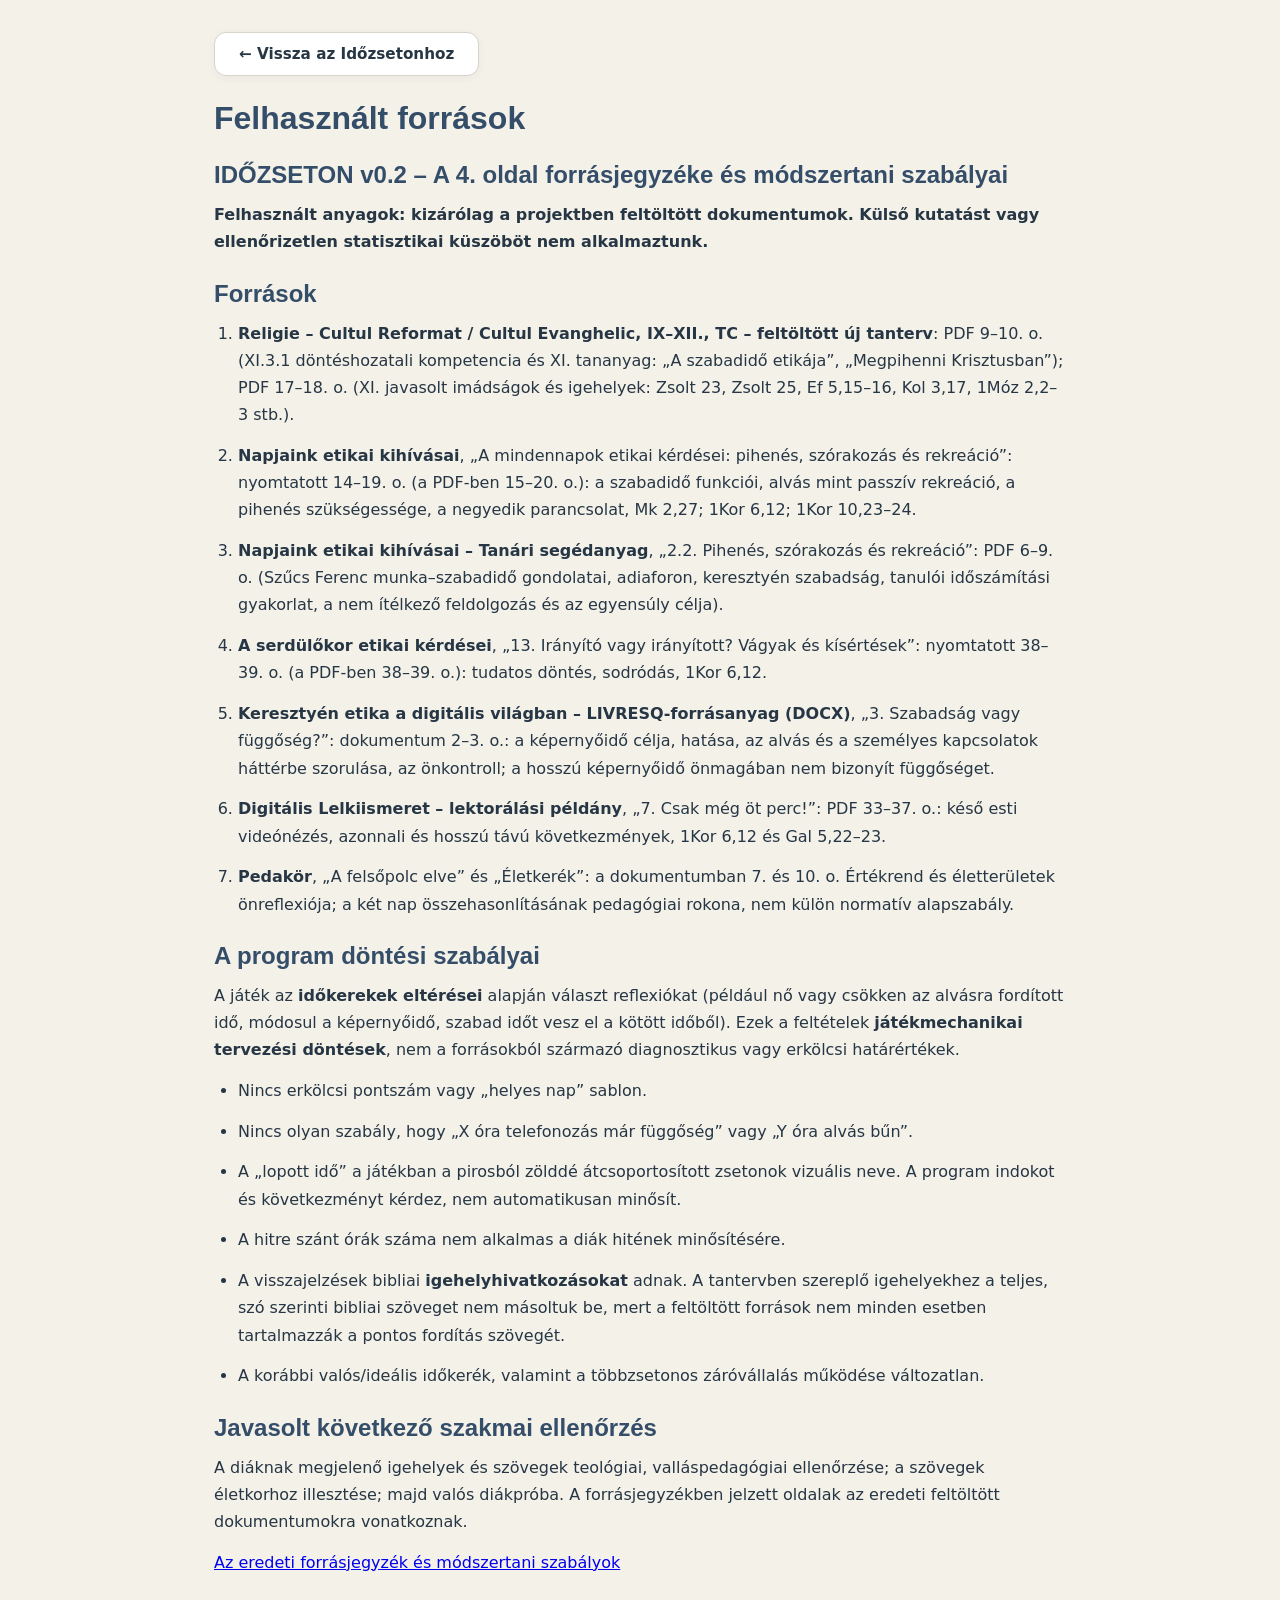
<file: sources.html>
<!doctype html>
<html lang="hu">
<head>
  <meta charset="utf-8">
  <meta name="viewport" content="width=device-width, initial-scale=1">
  <meta name="theme-color" content="#344D68">
  <title>Felhasznált források – Időzseton</title>
  <link rel="stylesheet" href="css/styles.css">
</head>
<body>
  <main class="app-main sources-page">
    <a class="btn btn-secondary" href="index.html">← Vissza az Időzsetonhoz</a>
    <h1>Felhasznált források</h1>
    <h2>IDŐZSETON v0.2 – A 4. oldal forrásjegyzéke és módszertani szabályai</h2>
    <p><strong>Felhasznált anyagok: kizárólag a projektben feltöltött dokumentumok. Külső kutatást vagy ellenőrizetlen statisztikai küszöböt nem alkalmaztunk.</strong></p>
    <h2>Források</h2>
    <ol>
    <li><strong>Religie – Cultul Reformat / Cultul Evanghelic, IX–XII., TC – feltöltött új tanterv</strong>: PDF 9–10. o. (XI.3.1 döntéshozatali kompetencia és XI. tananyag: „A szabadidő etikája”, „Megpihenni Krisztusban”); PDF 17–18. o. (XI. javasolt imádságok és igehelyek: Zsolt 23, Zsolt 25, Ef 5,15–16, Kol 3,17, 1Móz 2,2–3 stb.).</li>
    <li><strong>Napjaink etikai kihívásai</strong>, „A mindennapok etikai kérdései: pihenés, szórakozás és rekreáció”: nyomtatott 14–19. o. (a PDF-ben 15–20. o.): a szabadidő funkciói, alvás mint passzív rekreáció, a pihenés szükségessége, a negyedik parancsolat, Mk 2,27; 1Kor 6,12; 1Kor 10,23–24.</li>
    <li><strong>Napjaink etikai kihívásai – Tanári segédanyag</strong>, „2.2. Pihenés, szórakozás és rekreáció”: PDF 6–9. o. (Szűcs Ferenc munka–szabadidő gondolatai, adiaforon, keresztyén szabadság, tanulói időszámítási gyakorlat, a nem ítélkező feldolgozás és az egyensúly célja).</li>
    <li><strong>A serdülőkor etikai kérdései</strong>, „13. Irányító vagy irányított? Vágyak és kísértések”: nyomtatott 38–39. o. (a PDF-ben 38–39. o.): tudatos döntés, sodródás, 1Kor 6,12.</li>
    <li><strong>Keresztyén etika a digitális világban – LIVRESQ-forrásanyag (DOCX)</strong>, „3. Szabadság vagy függőség?”: dokumentum 2–3. o.: a képernyőidő célja, hatása, az alvás és a személyes kapcsolatok háttérbe szorulása, az önkontroll; a hosszú képernyőidő önmagában nem bizonyít függőséget.</li>
    <li><strong>Digitális Lelkiismeret – lektorálási példány</strong>, „7. Csak még öt perc!”: PDF 33–37. o.: késő esti videónézés, azonnali és hosszú távú következmények, 1Kor 6,12 és Gal 5,22–23.</li>
    <li><strong>Pedakör</strong>, „A felsőpolc elve” és „Életkerék”: a dokumentumban 7. és 10. o. Értékrend és életterületek önreflexiója; a két nap összehasonlításának pedagógiai rokona, nem külön normatív alapszabály.</li>
    </ol>
    <h2>A program döntési szabályai</h2>
    <p>A játék az <strong>időkerekek eltérései</strong> alapján választ reflexiókat (például nő vagy csökken az alvásra fordított idő, módosul a képernyőidő, szabad időt vesz el a kötött időből). Ezek a feltételek <strong>játékmechanikai tervezési döntések</strong>, nem a forrásokból származó diagnosztikus vagy erkölcsi határértékek.</p>
    <ul>
    <li>Nincs erkölcsi pontszám vagy „helyes nap” sablon.</li>
    <li>Nincs olyan szabály, hogy „X óra telefonozás már függőség” vagy „Y óra alvás bűn”.</li>
    <li>A „lopott idő” a játékban a pirosból zölddé átcsoportosított zsetonok vizuális neve. A program indokot és következményt kérdez, nem automatikusan minősít.</li>
    <li>A hitre szánt órák száma nem alkalmas a diák hitének minősítésére.</li>
    <li>A visszajelzések bibliai <strong>igehelyhivatkozásokat</strong> adnak. A tantervben szereplő igehelyekhez a teljes, szó szerinti bibliai szöveget nem másoltuk be, mert a feltöltött források nem minden esetben tartalmazzák a pontos fordítás szövegét.</li>
    <li>A korábbi valós/ideális időkerék, valamint a többzsetonos záróvállalás működése változatlan.</li>
    </ul>
    <h2>Javasolt következő szakmai ellenőrzés</h2>
    <p>A diáknak megjelenő igehelyek és szövegek teológiai, valláspedagógiai ellenőrzése; a szövegek életkorhoz illesztése; majd valós diákpróba. A forrásjegyzékben jelzett oldalak az eredeti feltöltött dokumentumokra vonatkoznak.</p>
    <p><a href="FORRASJEGYZEK.md">Az eredeti forrásjegyzék és módszertani szabályok</a></p>
  </main>
</body>
</html>
</file>
<file: css/styles.css>
/* ==========================================================================
   IDŐZSETON – Palakő és réz
   Slate blue, copper, olive and plum; warm paper surfaces.
   Category letters and shapes supplement the palette throughout the UI.
   ========================================================================== */

:root {
  --color-header-bg: #344D68;
  --color-header-text: #FFFFFF;
  --color-header-sub: #F1D3B9;

  --color-bg-warm: #F4F1E9;
  --color-surface-white: #FFFFFF;
  --color-surface-grey: #EEEAE2;

  --color-text-main: #263644;
  /* Slightly darker than #68737B to retain AA contrast on warm surfaces. */
  --color-text-muted: #5E686F;
  --color-border: #D8D4CB;
  --color-control-border: #7B827D;
  --color-empty-token: #E4DED3;

  /* Accent Colors */
  --color-primary: #344D68;
  --color-primary-hover: #263C53;
  --color-accent: #B66B3C;
  --color-accent-gold: #94542F;
  --color-olive: #687B42;
  --color-plum: #795878;
  --color-coin: #E2C7AA;
  --color-step-bg: #263C53;

  /* Functional time category colors */
  --color-bound-red: #964A36;
  --color-bound-red-soft: #F5EAE1;
  --color-bound-red-border: #B6856A;

  --color-free-green: #526334;
  --color-stolen-border: #964A36;

  /* Quiet tinted surfaces retain the existing semantic card classes. */
  --bg-pastel-verse: #ECF0F2;
  --border-pastel-verse: #BAC6CE;

  --bg-pastel-guidance: #F3ECE3;
  --border-pastel-guidance: #CCAF94;

  --bg-pastel-reflection: #F0EAF0;
  --border-pastel-reflection: #C7B4C5;

  --bg-pastel-good: #EDF0E5;
  --border-pastel-good: #B4BF9C;

  --bg-pastel-warning: #F5EAE1;
  --border-pastel-warning: #B6856A;

  --font-main: 'Plus Jakarta Sans', system-ui, -apple-system, sans-serif;
  --font-heading: 'Space Grotesk', 'Plus Jakarta Sans', sans-serif;

  --radius-sm: 8px;
  --radius-md: 12px;
  --radius-lg: 20px;
  --radius-full: 9999px;

  --shadow-sm: 0 2px 8px rgba(38, 54, 68, 0.05);
  --shadow-md: 0 8px 20px rgba(38, 54, 68, 0.08);
  --shadow-lg: 0 16px 36px rgba(38, 54, 68, 0.12);

  --transition-fast: 0.15s ease;
  --transition-normal: 0.25s cubic-bezier(0.16, 1, 0.3, 1);
}

/* --------------------------------------------------------------------------
   Reset & Base Styles
   -------------------------------------------------------------------------- */
* {
  box-sizing: border-box;
  margin: 0;
  padding: 0;
}

html {
  font-size: 16px;
  scroll-behavior: smooth;
  background-color: var(--color-bg-warm);
  color: var(--color-text-main);
  font-family: var(--font-main);
  -webkit-font-smoothing: antialiased;
}

body {
  min-height: 100vh;
  display: flex;
  flex-direction: column;
  background: var(--color-bg-warm);
  overflow-x: hidden;
}

.skip-link {
  position: absolute;
  top: -100px;
  left: 1rem;
  background: var(--color-header-bg);
  color: #fff;
  padding: 0.75rem 1.25rem;
  font-weight: 700;
  border-radius: var(--radius-sm);
  z-index: 9999;
  transition: top var(--transition-fast);
}
.skip-link:focus {
  top: 1rem;
}

/* Focus styles for keyboard accessibility */
button:focus-visible,
a:focus-visible,
input:focus-visible,
textarea:focus-visible,
[tabindex]:focus-visible {
  outline: 3px solid var(--color-accent);
  outline-offset: 2px;
}

/* --------------------------------------------------------------------------
   Layout Structure
   -------------------------------------------------------------------------- */
.app-container {
  display: flex;
  flex-direction: column;
  min-height: 100vh;
  max-width: 1280px;
  margin: 0 auto;
  width: 100%;
}

/* Header */
.app-header {
  background: var(--color-header-bg);
  color: var(--color-header-text);
  box-shadow: var(--shadow-md);
  position: sticky;
  top: 0;
  z-index: 100;
}

.header-inner {
  display: flex;
  align-items: center;
  justify-content: space-between;
  padding: 1rem 1.5rem;
  gap: 1rem;
}

.logo-area {
  display: flex;
  align-items: center;
  gap: 0.85rem;
  background: none;
  border: none;
  color: inherit;
  text-align: left;
  cursor: pointer;
  padding: 0.25rem 0.5rem;
  border-radius: var(--radius-sm);
  transition: opacity var(--transition-fast);
}
.logo-area:hover {
  opacity: 0.9;
}
.app-header :focus-visible {
  outline-color: var(--color-header-sub);
}

.logo-icon {
  width: 42px;
  height: 42px;
  border-radius: var(--radius-md);
  background: rgba(241, 211, 185, 0.1);
  border: 1px solid rgba(241, 211, 185, 0.4);
  color: var(--color-header-sub);
  display: grid;
  place-items: center;
  font-size: 1.25rem;
  flex-shrink: 0;
}

.logo-text {
  display: flex;
  flex-direction: column;
}

.app-title-header {
  font-family: var(--font-heading);
  font-weight: 700;
  font-size: 1.15rem;
  letter-spacing: 0.05em;
  color: #FFFFFF;
}

.app-subtitle-header {
  font-size: 0.75rem;
  color: var(--color-header-sub);
  font-weight: 600;
  letter-spacing: 0.08em;
  text-transform: uppercase;
}

.header-meta {
  display: flex;
  align-items: center;
  gap: 1rem;
}

.subject-badge {
  background: rgba(255, 255, 255, 0.1);
  color: rgba(255, 255, 255, 0.85);
  padding: 0.35rem 0.85rem;
  border-radius: var(--radius-full);
  font-size: 0.8rem;
  font-weight: 500;
  border: 1px solid rgba(255, 255, 255, 0.15);
}

/* Step Bar Header Navigation */
.step-bar-container {
  background: var(--color-step-bg);
  border-top: 1px solid rgba(255, 255, 255, 0.08);
  padding: 0.6rem 1.5rem;
  display: flex;
  justify-content: center;
}

.steps-nav {
  display: flex;
  align-items: center;
  gap: 0.5rem;
  max-width: 800px;
  width: 100%;
  justify-content: space-between;
}

.step-item {
  display: flex;
  align-items: center;
  gap: 0.5rem;
  background: none;
  border: none;
  color: #D8D4CB;
  font-family: var(--font-main);
  font-size: 0.85rem;
  font-weight: 600;
  cursor: pointer;
  padding: 0.35rem 0.6rem;
  border-radius: var(--radius-sm);
  transition: all var(--transition-fast);
}
.step-item:disabled {
  cursor: not-allowed;
  opacity: 0.35;
}
.step-item:hover:not(:disabled) {
  color: #FFFFFF;
  background: rgba(255, 255, 255, 0.08);
}
.step-item.active {
  color: #FFFFFF;
}

.step-badge {
  width: 26px;
  height: 26px;
  border-radius: 50%;
  border: 1.5px solid #A6B4C0;
  display: grid;
  place-items: center;
  font-size: 0.8rem;
  font-weight: 700;
}
.step-item.active .step-badge {
  background: var(--color-header-sub);
  border-color: var(--color-header-sub);
  color: var(--color-text-main);
}
.step-item.done .step-badge {
  background: rgba(241, 211, 185, 0.1);
  border-color: var(--color-header-sub);
  color: var(--color-header-sub);
}

.step-divider {
  flex: 1;
  height: 2px;
  background: rgba(255, 255, 255, 0.12);
  max-width: 40px;
}
.step-divider.active {
  background: var(--color-header-sub);
}

/* Main Content Wrapper */
.app-main {
  flex: 1;
  padding: 2rem 1.5rem 3rem;
  width: 100%;
}

/* Footer */
.app-footer {
  background: var(--color-surface-white);
  border-top: 1px solid var(--color-border);
  padding: 1.25rem 1.5rem;
  margin-top: auto;
}

.footer-inner {
  display: flex;
  justify-content: space-between;
  align-items: center;
  flex-wrap: wrap;
  gap: 1rem;
  color: var(--color-text-muted);
  font-size: 0.85rem;
}

/* --------------------------------------------------------------------------
   Components & UI Elements
   -------------------------------------------------------------------------- */

/* Buttons */
.btn {
  display: inline-flex;
  align-items: center;
  justify-content: center;
  gap: 0.5rem;
  padding: 0.75rem 1.5rem;
  border-radius: var(--radius-md);
  font-family: var(--font-main);
  font-size: 0.95rem;
  font-weight: 700;
  text-decoration: none;
  cursor: pointer;
  border: 1px solid transparent;
  transition: all var(--transition-normal);
  line-height: 1.2;
}
.btn:disabled {
  opacity: 0.45;
  cursor: not-allowed;
  transform: none !important;
  box-shadow: none !important;
}

.btn-primary {
  background: var(--color-primary);
  color: #FFFFFF;
  box-shadow: 0 4px 14px rgba(52, 77, 104, 0.18);
}
.btn-primary:hover:not(:disabled) {
  background: var(--color-primary-hover);
  box-shadow: 0 6px 20px rgba(52, 77, 104, 0.24);
  transform: translateY(-2px);
}

.btn-secondary {
  background: var(--color-surface-white);
  color: var(--color-text-main);
  border-color: var(--color-border);
  box-shadow: var(--shadow-sm);
}
.btn-secondary:hover:not(:disabled) {
  background: var(--color-surface-grey);
  border-color: var(--color-control-border);
  transform: translateY(-1px);
}

.btn-warning {
  background: var(--color-bound-red-soft);
  color: var(--color-bound-red);
  border-color: var(--color-bound-red-border);
}
.btn-warning:hover:not(:disabled) {
  background: #EBD9CA;
  border-color: var(--color-bound-red);
}

.btn-sm {
  padding: 0.5rem 0.9rem;
  font-size: 0.85rem;
  border-radius: var(--radius-sm);
}

.actions-row {
  display: flex;
  align-items: center;
  gap: 0.85rem;
  flex-wrap: wrap;
  margin-top: 1.5rem;
}

.export-actions {
  display: grid;
  gap: 0.75rem;
  margin-top: 1.5rem;
}
.export-actions .btn {
  white-space: normal;
  overflow-wrap: anywhere;
  min-height: 44px;
}
.export-secondary-actions {
  display: flex;
  flex-wrap: wrap;
  gap: 0.75rem;
}
.export-status {
  min-height: 1.5em;
  color: var(--color-text-muted);
  font-size: 0.85rem;
  line-height: 1.5;
}
.export-error {
  color: var(--color-bound-red);
}
.app-footer a {
  color: var(--color-primary);
  text-underline-offset: 3px;
}

.sources-page {
  max-width: 900px;
  margin: 0 auto;
}
.sources-page h1,
.sources-page h2 {
  margin: 1.5rem 0 0.75rem;
  color: var(--color-header-bg);
  font-family: var(--font-heading);
}
.sources-page p,
.sources-page li {
  line-height: 1.7;
  margin-bottom: 0.85rem;
  overflow-wrap: anywhere;
}
.sources-page ol,
.sources-page ul {
  padding-left: 1.5rem;
}

/* Hero Card / Screen 1 */
.hero-card {
  background: var(--color-surface-white);
  border-radius: var(--radius-lg);
  border: 1px solid var(--color-border);
  box-shadow: var(--shadow-md);
  padding: 2.5rem;
  display: grid;
  grid-template-columns: 1.1fr 0.9fr;
  gap: 2.5rem;
  align-items: center;
  position: relative;
  overflow: hidden;
}

.hero-badge {
  display: inline-block;
  background: var(--bg-pastel-guidance);
  color: var(--color-accent-gold);
  border: 1px solid var(--border-pastel-guidance);
  padding: 0.4rem 0.9rem;
  border-radius: var(--radius-full);
  font-size: 0.8rem;
  font-weight: 700;
  text-transform: uppercase;
  letter-spacing: 0.06em;
  margin-bottom: 1rem;
}

.hero-title {
  font-family: var(--font-heading);
  font-size: clamp(2.2rem, 4vw, 3.2rem);
  font-weight: 700;
  color: var(--color-header-bg);
  line-height: 1.1;
  margin-bottom: 0.5rem;
}

.hero-subtitle {
  font-family: var(--font-heading);
  font-size: clamp(1.2rem, 2vw, 1.6rem);
  color: var(--color-accent-gold);
  font-weight: 600;
  margin-bottom: 1.25rem;
}

.hero-lead {
  font-size: 1.1rem;
  line-height: 1.65;
  color: var(--color-text-main);
  margin-bottom: 1rem;
}

.hero-subtext {
  font-size: 0.9rem;
  color: var(--color-text-muted);
}

.hero-visual-container {
  display: grid;
  place-items: center;
  position: relative;
  min-height: 380px;
}

.hero-halo {
  position: absolute;
  width: 320px;
  height: 320px;
  border-radius: 50%;
  background: var(--color-surface-grey);
  border: 1px solid var(--color-border);
}

.hero-center-badge {
  width: 170px;
  height: 170px;
  border-radius: 50%;
  background: var(--color-header-bg);
  border: 3px solid var(--color-header-sub);
  box-shadow: 0 12px 30px rgba(38, 54, 68, 0.18);
  display: flex;
  flex-direction: column;
  align-items: center;
  justify-content: center;
  color: #FFFFFF;
  z-index: 2;
  text-align: center;
}

.hero-center-badge .num {
  font-family: var(--font-heading);
  font-size: 3.5rem;
  font-weight: 700;
  color: var(--color-header-sub);
  line-height: 1;
}

.hero-center-badge .lbl {
  font-size: 0.75rem;
  letter-spacing: 0.15em;
  text-transform: uppercase;
  color: rgba(255, 255, 255, 0.8);
  font-weight: 600;
  margin-top: 0.2rem;
}

.hero-orbit-coin {
  position: absolute;
  left: calc(50% + var(--x) * var(--orbit-scale, 1));
  top: calc(50% + var(--y) * var(--orbit-scale, 1));
  transform: translate(-50%, -50%);
  width: 38px;
  height: 38px;
  border-radius: 50%;
  background: var(--color-coin);
  border: 2px solid #FFFFFF;
  box-shadow: 0 4px 10px rgba(38, 54, 68, 0.12);
  display: grid;
  place-items: center;
  font-weight: 800;
  font-size: 0.8rem;
  color: var(--color-text-main);
}

/* Section Cards / Screens */
.screen-header {
  margin-bottom: 1.75rem;
  display: flex;
  justify-content: space-between;
  align-items: flex-end;
  gap: 1rem;
  flex-wrap: wrap;
}

.screen-eyebrow {
  font-size: 0.8rem;
  font-weight: 700;
  text-transform: uppercase;
  letter-spacing: 0.12em;
  color: var(--color-primary);
  margin-bottom: 0.35rem;
}

.screen-title {
  font-family: var(--font-heading);
  font-size: clamp(1.8rem, 3vw, 2.4rem);
  font-weight: 700;
  color: var(--color-header-bg);
  line-height: 1.2;
}

.screen-subtitle {
  font-size: 1rem;
  color: var(--color-text-muted);
  max-width: 760px;
  line-height: 1.55;
  margin-top: 0.35rem;
}

.stage-badge {
  background: var(--color-surface-white);
  border: 1px solid var(--color-border);
  padding: 0.5rem 1rem;
  border-radius: var(--radius-full);
  font-size: 0.85rem;
  font-weight: 700;
  color: var(--color-header-bg);
  box-shadow: var(--shadow-sm);
  white-space: nowrap;
}

/* Workbench Grid Layout */
.workbench-grid {
  display: grid;
  grid-template-columns: 1.25fr 0.85fr;
  gap: 1.75rem;
  align-items: start;
}

.panel-card {
  background: var(--color-surface-white);
  border-radius: var(--radius-lg);
  border: 1px solid var(--color-border);
  box-shadow: var(--shadow-sm);
  padding: 1.75rem;
}

.panel-title {
  font-family: var(--font-heading);
  font-size: 1.35rem;
  font-weight: 700;
  color: var(--color-header-bg);
  margin-bottom: 0.35rem;
}

.panel-desc {
  font-size: 0.88rem;
  color: var(--color-text-muted);
  margin-bottom: 1.25rem;
}

/* Budget Counter Box */
.budget-box {
  display: flex;
  align-items: center;
  gap: 1.25rem;
  padding: 1rem 1.25rem;
  background: var(--color-surface-grey);
  border: 1px solid var(--color-border);
  border-radius: var(--radius-md);
  margin-bottom: 1.5rem;
}
.budget-box.complete {
  background: var(--bg-pastel-good);
  border-color: var(--border-pastel-good);
}
.budget-box.warning {
  background: var(--bg-pastel-guidance);
  border-color: var(--border-pastel-guidance);
}

.budget-num {
  font-family: var(--font-heading);
  font-size: 2.2rem;
  font-weight: 700;
  color: var(--color-primary);
  line-height: 1;
  min-width: 44px;
}
.budget-box.complete .budget-num {
  color: var(--color-free-green);
}

.budget-info strong {
  display: block;
  font-size: 0.95rem;
  color: var(--color-text-main);
}
.budget-info span {
  font-size: 0.82rem;
  color: var(--color-text-muted);
}

/* Lock Bar / Page 3 */
.lockbar-card {
  background: var(--color-bound-red-soft);
  border: 1px solid var(--color-bound-red-border);
  border-radius: var(--radius-md);
  padding: 1rem 1.25rem;
  display: flex;
  justify-content: space-between;
  align-items: center;
  gap: 1rem;
  margin-bottom: 1.25rem;
}
.lockbar-card strong {
  font-size: 0.92rem;
  color: var(--color-bound-red);
  display: block;
}
.lockbar-card p {
  font-size: 0.82rem;
  color: var(--color-bound-red);
  margin-top: 0.15rem;
}

.toggle-switch {
  display: flex;
  align-items: center;
  gap: 0.6rem;
  cursor: pointer;
  font-weight: 700;
  font-size: 0.88rem;
  color: var(--color-bound-red);
  white-space: nowrap;
}
.toggle-switch input[type="checkbox"] {
  width: 20px;
  height: 20px;
  accent-color: var(--color-primary);
  cursor: pointer;
}

/* Category Sections */
.cat-group-label {
  font-size: 0.78rem;
  font-weight: 800;
  text-transform: uppercase;
  letter-spacing: 0.1em;
  padding: 0.25rem 0;
  margin: 1.25rem 0 0.6rem;
  display: flex;
  align-items: center;
  gap: 0.5rem;
}
.cat-group-label.red-group {
  color: var(--color-bound-red);
  border-bottom: 2px solid var(--color-bound-red-border);
}
.cat-group-label.green-group {
  color: var(--color-free-green);
  border-bottom: 2px solid var(--border-pastel-good);
}

.category-grid {
  display: grid;
  grid-template-columns: repeat(2, minmax(0, 1fr));
  gap: 0.75rem;
}

.cat-card {
  display: flex;
  align-items: center;
  justify-content: space-between;
  gap: 0.5rem;
  padding: 0.6rem 0.75rem;
  background: var(--color-surface-grey);
  border: 1.5px solid var(--color-border);
  border-radius: var(--radius-md);
  transition: all var(--transition-fast);
}
.cat-card.selected {
  border-color: var(--color-primary);
  background: var(--bg-pastel-verse);
  box-shadow: 0 0 0 1px var(--color-primary);
}
.cat-card.locked {
  border-style: dashed;
}

.cat-select-btn {
  background: none;
  border: none;
  display: flex;
  align-items: center;
  gap: 0.6rem;
  text-align: left;
  flex: 1;
  min-width: 0;
  cursor: pointer;
  padding: 0.2rem 0;
  color: var(--color-text-main);
  font-family: var(--font-main);
  font-size: 0.88rem;
  font-weight: 600;
}

.cat-swatch {
  width: 20px;
  height: 20px;
  border-radius: 50%;
  flex-shrink: 0;
  background: var(--color);
  color: #FFFFFF;
  display: inline-grid;
  place-items: center;
  font-size: 0.7rem;
  font-weight: 800;
  line-height: 1;
}
.cat-swatch.group-red {
  border-radius: 4px;
  outline: 1px solid var(--color-bound-red);
  outline-offset: 2px;
}
.cat-swatch.group-green {
  outline: 1px solid var(--color-free-green);
  outline-offset: 1px;
}

.cat-name-text {
  min-width: 0;
  white-space: nowrap;
  overflow: hidden;
  text-overflow: ellipsis;
  line-height: 1.2;
}

.cat-controls {
  display: flex;
  align-items: center;
  gap: 0.35rem;
  flex-shrink: 0;
}

.counter-num {
  font-variant-numeric: tabular-nums;
  min-width: 22px;
  text-align: center;
  font-weight: 800;
  font-size: 0.95rem;
  color: var(--color-text-main);
}

.btn-counter {
  width: 28px;
  height: 28px;
  border-radius: var(--radius-sm);
  border: 1px solid var(--color-border);
  background: var(--color-surface-white);
  color: var(--color-text-main);
  font-size: 1.1rem;
  font-weight: 700;
  display: grid;
  place-items: center;
  cursor: pointer;
  line-height: 1;
  transition: all var(--transition-fast);
}
.btn-counter:hover:not(:disabled) {
  background: var(--color-primary);
  color: #FFFFFF;
  border-color: var(--color-primary);
}
.btn-counter:disabled {
  opacity: 0.35;
  cursor: not-allowed;
}

/* Sidebar Preview Panel */
.sticky-panel {
  position: sticky;
  top: 90px;
}

.wheel-holder {
  display: grid;
  place-items: center;
  margin: 1rem 0;
}
.wheel-holder svg {
  width: 100%;
  max-width: 320px;
  height: auto;
  filter: drop-shadow(0 6px 16px rgba(38, 54, 68, 0.08));
}

/* Hour dividers, category letters and group marks remain legible without color. */
.wheel-segment {
  stroke: var(--color-bg-warm);
  stroke-width: 1.75;
}
.wheel-hour {
  fill: var(--color-text-muted);
  font-size: 11px;
  font-weight: 700;
}
.wheel-hour.assigned {
  fill: #FFFFFF;
  font-size: 9px;
}
.wheel-letter {
  fill: #FFFFFF;
  font-size: 13px;
  font-weight: 800;
}
.wheel-bound-mark,
.wheel-stolen-mark {
  fill: var(--color-bound-red);
  stroke: #FFFFFF;
  stroke-width: 1.5;
}
.wheel-stolen-mark {
  stroke-dasharray: 3 2;
  stroke-width: 2;
}

.coin-grid {
  display: grid;
  grid-template-columns: repeat(8, 1fr);
  gap: 0.45rem;
  margin: 0.85rem 0;
}

.coin-btn {
  aspect-ratio: 1;
  border-radius: 50%;
  border: 2px solid var(--color-control-border);
  background: var(--color-empty-token);
  color: var(--color-text-main);
  font-weight: 800;
  font-size: 0.78rem;
  display: grid;
  place-items: center;
  cursor: pointer;
  position: relative;
  transition: all var(--transition-fast);
  padding: 0;
}
.coin-btn:hover:not(.locked) {
  transform: scale(1.08);
}
.coin-btn.assigned {
  background: var(--c);
  border-color: rgba(255, 255, 255, 0.8);
  color: #FFFFFF;
  box-shadow: 0 2px 5px rgba(0, 0, 0, 0.12);
}
.coin-btn.group-red {
  border-radius: var(--radius-sm);
  outline: 1px solid var(--color-bound-red);
  outline-offset: 1px;
}
.coin-btn.group-green {
  outline: 1px solid var(--color-free-green);
  outline-offset: 1px;
}
.coin-btn.stolen {
  border: 2px dashed var(--color-stolen-border) !important;
  box-shadow: 0 0 0 2px var(--color-bg-warm), 0 0 0 4px var(--color-stolen-border);
}
.coin-btn.locked {
  cursor: default;
}

.legend-grid {
  display: grid;
  grid-template-columns: 1fr 1fr;
  gap: 0.4rem;
  margin-top: 0.85rem;
}

.legend-row {
  display: flex;
  align-items: center;
  justify-content: space-between;
  font-size: 0.78rem;
  color: var(--color-text-muted);
  gap: 0.5rem;
}
.legend-row strong {
  color: var(--color-text-main);
  white-space: nowrap;
}

.legend-left {
  display: flex;
  align-items: center;
  gap: 0.4rem;
  min-width: 0;
}
.legend-left .cat-swatch {
  width: 18px;
  height: 18px;
}

.group-key {
  line-height: 1.8;
}
.group-key > span {
  display: inline;
}
.group-key-mark {
  display: inline-block;
  width: 12px;
  height: 12px;
  margin-right: 0.5rem;
  vertical-align: middle;
  border-radius: 50%;
  background: var(--color-free-green);
}
.group-key-mark.bound {
  border-radius: 3px;
  background: var(--color-bound-red);
}
.group-key-mark.transferred {
  outline: 2px dashed var(--color-stolen-border);
  outline-offset: 1px;
}

/* Semantic content cards */
.pastel-card {
  border-radius: var(--radius-md);
  padding: 1.25rem;
  margin-bottom: 1rem;
  border: 1px solid var(--color-border);
}

.pastel-card.verse {
  background: var(--bg-pastel-verse);
  border-color: var(--border-pastel-verse);
}
.pastel-card.guidance {
  background: var(--bg-pastel-guidance);
  border-color: var(--border-pastel-guidance);
}
.pastel-card.reflection {
  background: var(--bg-pastel-reflection);
  border-color: var(--border-pastel-reflection);
}
.pastel-card.good {
  background: var(--bg-pastel-good);
  border-color: var(--border-pastel-good);
}
.pastel-card.warning {
  background: var(--bg-pastel-warning);
  border-color: var(--border-pastel-warning);
}

.pastel-card .eyebrow-mini {
  font-size: 0.72rem;
  font-weight: 800;
  text-transform: uppercase;
  letter-spacing: 0.1em;
  color: var(--color-primary);
  margin-bottom: 0.35rem;
}

.pastel-card h3 {
  font-family: var(--font-heading);
  font-size: 1.15rem;
  font-weight: 700;
  color: var(--color-header-bg);
  margin-bottom: 0.4rem;
}

.pastel-card .scripture-tag {
  display: inline-block;
  font-size: 0.82rem;
  font-weight: 700;
  color: var(--color-free-green);
  background: var(--bg-pastel-good);
  padding: 0.2rem 0.5rem;
  border-radius: var(--radius-sm);
  margin-bottom: 0.6rem;
}

.pastel-card p {
  font-size: 0.9rem;
  line-height: 1.55;
  color: var(--color-text-main);
  margin-bottom: 0.5rem;
}
.pastel-card p:last-child {
  margin-bottom: 0;
}

.pastel-card .reflection-question {
  background: rgba(255, 255, 255, 0.7);
  border-left: 3px solid var(--color-accent);
  padding: 0.6rem 0.85rem;
  border-radius: 0 var(--radius-sm) var(--radius-sm) 0;
  margin-top: 0.6rem;
  font-weight: 600;
  font-size: 0.88rem;
}

.source-citation {
  font-size: 0.75rem;
  color: var(--color-text-muted);
  margin-top: 0.5rem;
}

/* Results Screen Layout (Page 4) */
.results-grid {
  display: grid;
  grid-template-columns: 1.25fr 0.85fr;
  gap: 1.75rem;
  align-items: start;
}

.wheels-comparison-container {
  display: grid;
  grid-template-columns: 1fr 1fr;
  gap: 1.25rem;
  margin-bottom: 1.5rem;
}

.wheel-card-box {
  background: var(--color-surface-grey);
  border: 1px solid var(--color-border);
  border-radius: var(--radius-md);
  padding: 1rem;
  text-align: center;
}
.wheel-card-box h3 {
  font-family: var(--font-heading);
  font-size: 0.95rem;
  font-weight: 700;
  color: var(--color-header-bg);
  margin-bottom: 0.5rem;
}

.summary-stats-grid {
  display: grid;
  grid-template-columns: repeat(3, 1fr);
  gap: 0.85rem;
  margin-bottom: 1.5rem;
}

.stat-card {
  background: var(--color-surface-white);
  border: 1px solid var(--color-border);
  border-radius: var(--radius-md);
  padding: 1rem 0.75rem;
  text-align: center;
  box-shadow: var(--shadow-sm);
}

.stat-card .num {
  font-family: var(--font-heading);
  font-size: 2rem;
  font-weight: 700;
  color: var(--color-primary);
  line-height: 1.1;
}

.stat-card .label {
  font-size: 0.78rem;
  color: var(--color-text-muted);
  font-weight: 600;
  margin-top: 0.2rem;
}

/* Category Delta Bar Chart */
.comparison-list {
  display: flex;
  flex-direction: column;
  gap: 0.75rem;
  margin: 1rem 0;
}

.comparison-row {
  display: grid;
  grid-template-columns: 140px 1fr 50px;
  gap: 0.85rem;
  align-items: center;
  padding: 0.6rem 0;
  border-bottom: 1px solid var(--color-border);
}
.comparison-row:last-child {
  border-bottom: none;
}

.comp-name {
  font-size: 0.85rem;
  font-weight: 700;
  display: flex;
  align-items: center;
  gap: 0.5rem;
}

.comp-bars {
  display: flex;
  flex-direction: column;
  gap: 0.3rem;
}

.bar-track-row {
  display: grid;
  grid-template-columns: 36px 1fr;
  gap: 0.5rem;
  align-items: center;
}
.bar-track-row span {
  font-size: 0.72rem;
  color: var(--color-text-muted);
  font-weight: 600;
}

.bar-track-bg {
  background: var(--color-surface-grey);
  border-radius: var(--radius-full);
  height: 10px;
  overflow: hidden;
  width: 100%;
}

.bar-fill-elem {
  height: 100%;
  border-radius: var(--radius-full);
  background: var(--c);
  transition: width 0.3s ease;
}
.bar-fill-elem.ideal-fill {
  border: 1px dashed #FFFFFF;
}

.comp-delta {
  text-align: right;
  font-size: 0.85rem;
  font-weight: 800;
  color: var(--color-text-muted);
}
.comp-delta.plus {
  color: var(--color-free-green);
}
.comp-delta.minus {
  color: var(--color-bound-red);
}

/* Personal Commitment Input Box */
.commitment-box {
  margin-top: 1.5rem;
}
.commitment-box label {
  display: block;
  font-weight: 700;
  font-size: 0.95rem;
  color: var(--color-header-bg);
  margin-bottom: 0.5rem;
}
.commitment-box textarea {
  width: 100%;
  min-height: 110px;
  border: 1px solid var(--color-control-border);
  border-radius: var(--radius-md);
  padding: 0.85rem;
  font-family: var(--font-main);
  font-size: 0.92rem;
  color: var(--color-text-main);
  background: var(--color-surface-white);
  resize: vertical;
  line-height: 1.5;
  box-shadow: inset 0 1px 3px rgba(0, 0, 0, 0.05);
}

.details-accordion {
  margin-top: 1rem;
  border: 1px solid var(--color-border);
  border-radius: var(--radius-md);
  background: var(--color-surface-white);
  padding: 0.75rem 1rem;
}
.details-accordion summary {
  cursor: pointer;
  font-weight: 700;
  font-size: 0.9rem;
  color: var(--color-primary);
  user-select: none;
}
.details-accordion[open] summary {
  margin-bottom: 1rem;
}

/* --------------------------------------------------------------------------
   Responsive Design & Media Queries
   -------------------------------------------------------------------------- */
@media (max-width: 980px) {
  .workbench-grid,
  .results-grid {
    grid-template-columns: 1fr;
  }
  .sticky-panel {
    position: static;
  }
  .hero-card {
    grid-template-columns: 1fr;
    padding: 2rem 1.5rem;
    gap: 1.5rem;
  }
  .hero-visual-container {
    min-height: 300px;
  }
}

@media (max-width: 640px) {
  .workbench-grid > *,
  .results-grid > *,
  .summary-stats-grid > * {
    min-width: 0;
  }
  .hero-visual-container {
    --orbit-scale: 0.75;
    min-height: 280px;
  }
  .hero-halo {
    width: 260px;
    height: 260px;
  }
  .header-inner {
    padding: 0.85rem 1rem;
  }
  .subject-badge {
    display: none;
  }
  .app-main {
    padding: 1.25rem 1rem 2rem;
  }
  .category-grid {
    grid-template-columns: minmax(0, 1fr);
  }
  .cat-name-text {
    white-space: normal;
    overflow-wrap: anywhere;
  }
  .wheels-comparison-container {
    grid-template-columns: 1fr;
  }
  .comparison-row {
    grid-template-columns: minmax(0, 110px) minmax(0, 1fr) 40px;
    gap: 0.5rem;
  }
  .comp-name {
    font-size: 0.78rem;
  }
  .comp-name,
  .legend-left,
  .stat-card .label {
    overflow-wrap: anywhere;
  }
  .steps-nav {
    gap: 0.2rem;
  }
  .step-item {
    font-size: 0.75rem;
    padding: 0.2rem 0.35rem;
  }
  .step-label {
    display: none;
  }
}

@media (max-width: 400px) {
  .summary-stats-grid {
    grid-template-columns: 1fr;
  }
  .lockbar-card {
    flex-direction: column;
    align-items: flex-start;
  }
  .legend-grid {
    grid-template-columns: 1fr;
  }
  .hero-visual-container {
    --orbit-scale: 0.62;
  }
  .hero-halo {
    width: 230px;
    height: 230px;
  }
}

@media (prefers-reduced-motion: reduce) {
  *, ::before, ::after {
    animation-duration: 0.01ms !important;
    animation-iteration-count: 1 !important;
    transition-duration: 0.01ms !important;
    scroll-behavior: auto !important;
  }
}
</file>
